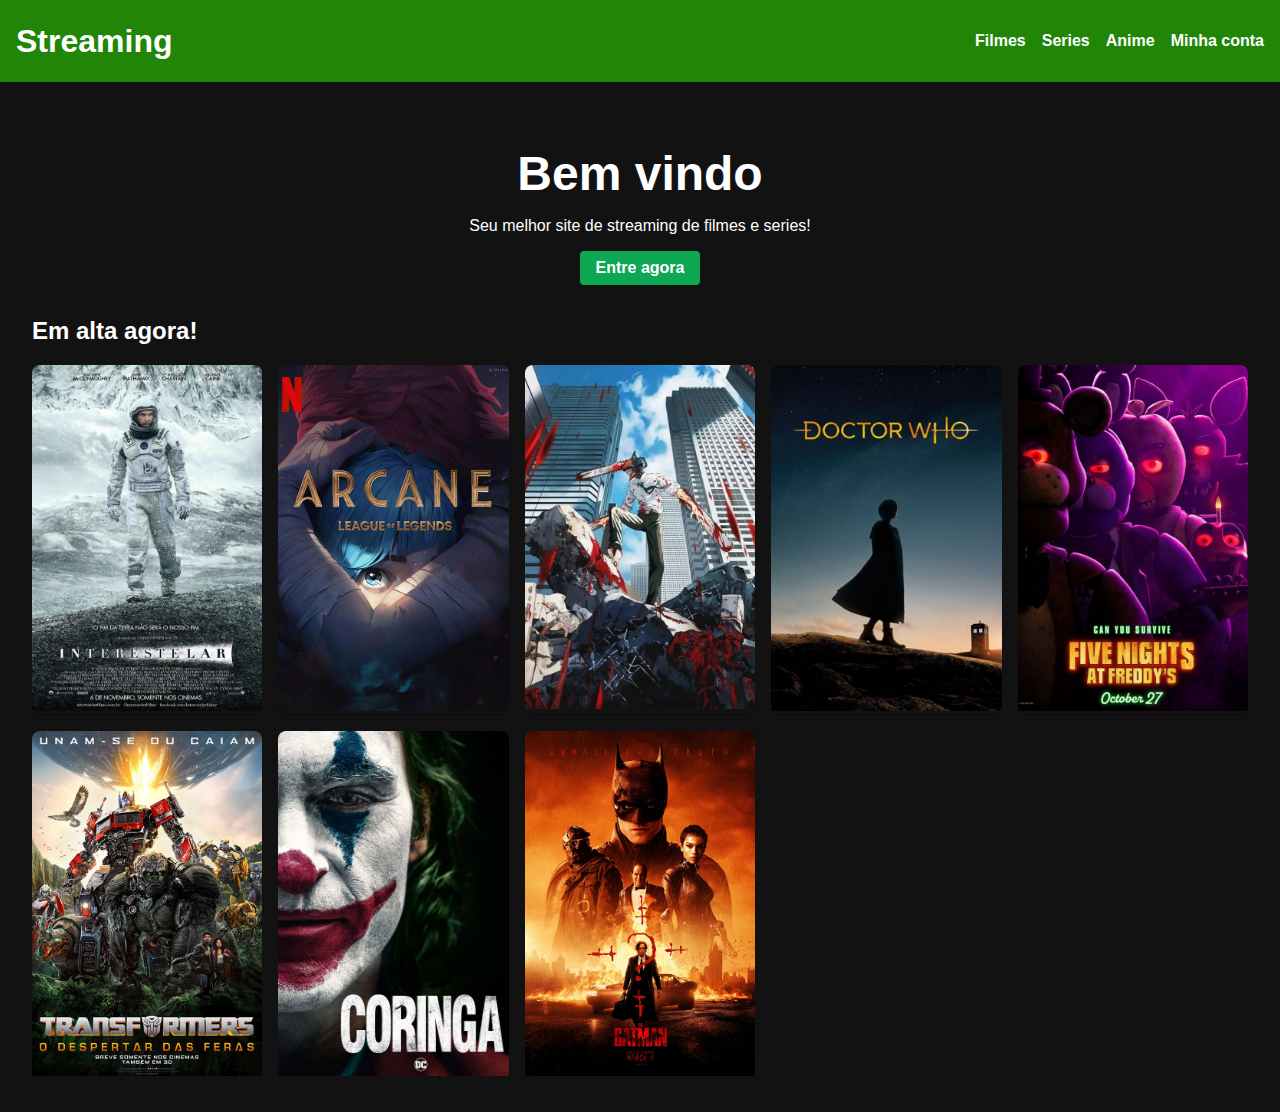
<file: index.html>
<!DOCTYPE html>
<html lang="PT-BR">
  <head>
    <meta charset="utf-8">
    <meta name="viewport" content="width=device-width, initial-scale=1">
    <title>Streaming</title>
    <link rel="stylesheet" href="colors.css">
  </head>

    <style>

    body {
      font-family: 'Roboto', sans-serif;
      background-color: var(--background-color);
      color: var(--text-color);
      margin: 0;
      padding: 0;
    }

    header {
      background-color: var(--primary-color);
      padding: 1rem;
      display: flex;
      justify-content: space-between;
      align-items: center;
    }

    .logo {
      font-size: 2rem;
      font-weight: bold;
    }

    nav ul {
      list-style-type: none;
      display: flex;
      gap: 1rem;
    }

    nav a {
      color: var(--text-color);
      text-decoration: none;
      font-weight: bold;
    }

    main {
      padding: 2rem;
    }

    .hero {
      text-align: center;
      margin-bottom: 2rem;
    }

    .hero h1 {
      font-size: 3rem;
      margin-bottom: 1rem;
    }

    .content-grid {
      display: grid;
      grid-template-columns: repeat(auto-fill, minmax(200px, 1fr));
      gap: 1rem;
    }

    .content-item {
      position: relative;
      overflow: hidden;
      border-radius: 8px;
      transition: transform 0.3s ease;
    }

    .content-item:hover {
      transform: scale(1.05);
    }

    .content-item img {
      width: 100%;
      height: auto;
    }

    .content-item .overlay {
      position: absolute;
      bottom: 0;
      left: 0;
      right: 0;
      background-color: rgba(0, 0, 0, 0.7);
      padding: 0.5rem;
      transform: translateY(100%);
      transition: transform 0.3s ease;
    }

    .content-item:hover .overlay {
      transform: translateY(0);
    }

    .cta-button {
      display: inline-block;
      background-color: var(--secondary-color);
      color: var(--text-color);
      padding: 0.5rem 1rem;
      border-radius: 4px;
      text-decoration: none;
      font-weight: bold;
      transition: background-color 0.3s ease;
    }

    .cta-button:hover {
      background-color: #06eb78;
    }

    @keyframes pulse {
      0% {
        transform: scale(1);
      }
      50% {
        transform: scale(1.05);
      }
      100% {
        transform: scale(1);
      }
    }

    .pulse {
      animation: pulse 2s infinite;
    }
    header a:hover{
      color: rgb(165, 165, 165);
      transition: color 0.5s ease;
    }
    </style>
  
<body>

  <header>
    <div class="logo">Streaming</div>
    <nav>
      <ul>
        <li><a href="#">Filmes</a></li>
        <li><a href="#">Series</a></li>
        <li><a href="#">Anime</a></li>
        <li><a href="#">Minha conta</a></li>
      </ul>
    </nav>
  </header>

  <main>
    <section class="hero">
      <h1>Bem vindo</h1>
      <p>Seu melhor site de streaming de filmes e series!</p>
      <a href="sigin.html" class="cta-button pulse">Entre agora</a>
    </section>

    <section>
      <h2>Em alta agora!</h2>
        <div class="content-grid">
          
          <div class="content-item">
            <img src="images/interestelar.jpg" width="200" height="300">
            <div class="overlay">
              <h3>Interestelar</h3>
              <p>Ação, Sci-Fi, Suspense</p>
            </div>
          </div>

          <div class="content-item">
            <img src="images/arcane.jpg" width="200" height="300">
            <div class="overlay">
              <h3>Arcane</h3>
              <p>Drama, Misterio, Sci-Fi, Cyberpunk</p>
            </div>
          </div>

          <div class="content-item">
            <img src="images/chainsawman.jpg" width="200" height="300">
            <div class="overlay">
              <h3>Chainsaw Man</h3>
              <p>Anime, Fantasia, Terror</p>
            </div>
          </div>

          <div class="content-item">
            <img src="images/doctorwho.jpg" width="200" height="300">
            <div class="overlay">
              <h3>Doctor Who</h3>
              <p>Sci-Fi, Aventura, Ação</p>
            </div>
          </div>

          <div class="content-item">
            <img src="images/fnaf.jpg" width="200" height="300">
            <div class="overlay">
              <h3>Five Nights At Freddys</h3>
              <p>Ação, Terror, Suspense</p>
            </div>
          </div>

          <div class="content-item">
            <img src="images/transformers.jpg" width="200" height="300">
            <div class="overlay">
              <h3>Transformers</h3>
              <p>Sci-Fi, Ação</p>
            </div>
          </div>

          <div class="content-item">
            <img src="images/joker.jpg" width="200" height="300">
            <div class="overlay">
              <h3>Coringa</h3>
              <p>Terror psicologico, suspense, drama</p>
            </div>
          </div>

          <div class="content-item">
            <img src="images/batman.jpg" width="200" height="300">
            <div class="overlay">
              <h3>Batman</h3>
              <p>Sci-Fi, Heroí, Sombrio</p>
            </div>
          </div>

        </div>

        
    </section>
  </main>


</body>
</html>
</file>
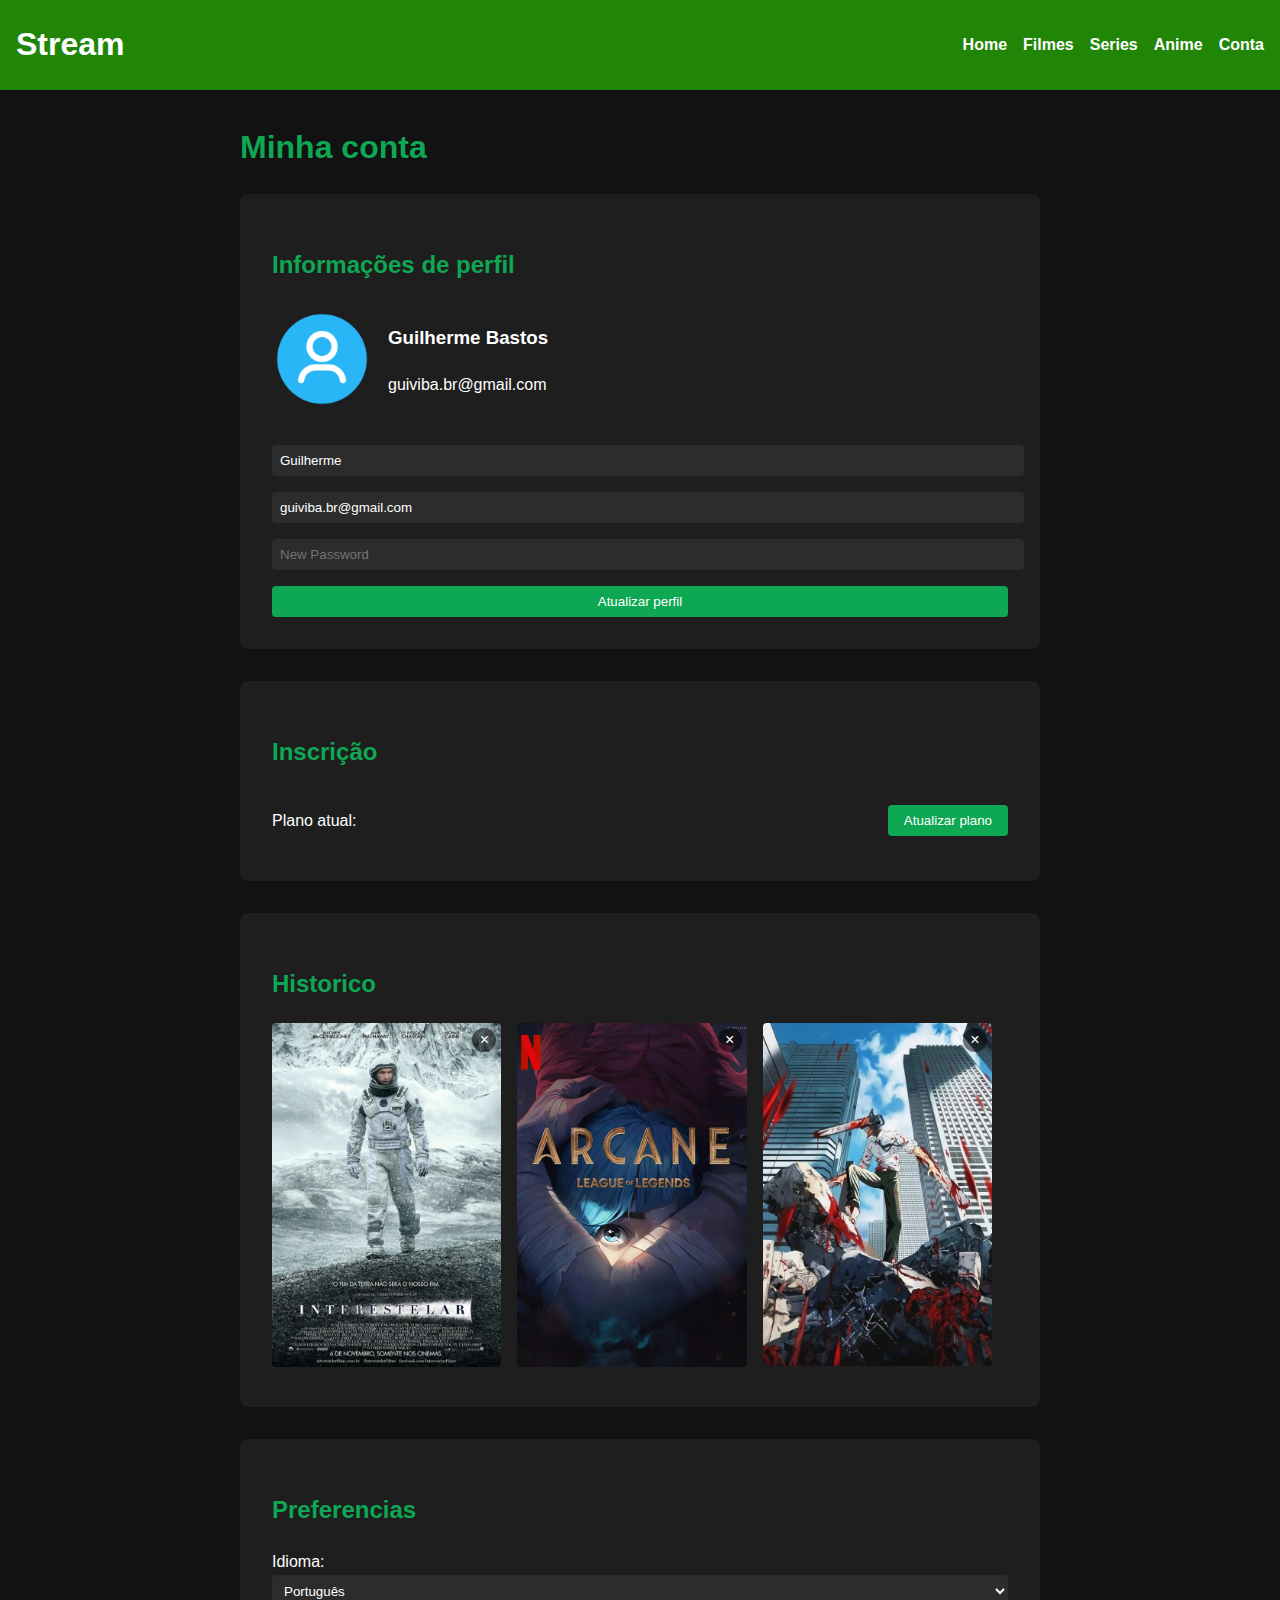
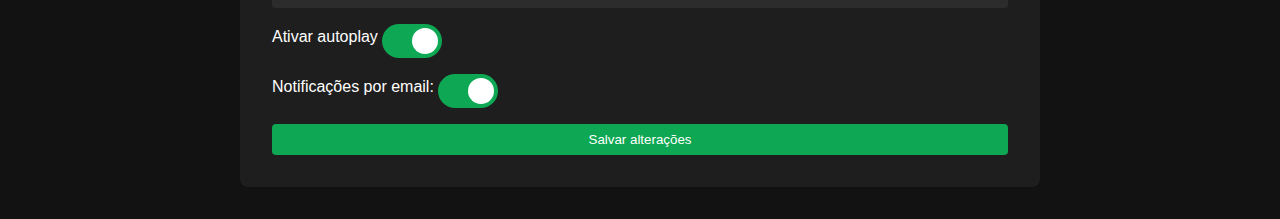
<file: account.html>
<!DOCTYPE html>
<html lang="PT-BR">
  <head>
    <meta charset="utf-8">
    <meta name="viewport" content="width=device-width, initial-scale=1">
    <title>Conta</title>
    <link rel="stylesheet" href="colors.css">
  </head>
<style>


  body {
    font-family: 'Roboto', sans-serif;
    background-color: var(--background-color);
    color: var(--text-color);
    margin: 0;
    padding: 0;
    line-height: 1.6;
  }

  header {
    background-color: var(--primary-color);
    padding: 1rem;
    display: flex;
    justify-content: space-between;
    align-items: center;
  }

  .logo {
    font-size: 2rem;
    font-weight: bold;
  }

  nav ul {
    list-style-type: none;
    display: flex;
    gap: 1rem;
  }

  nav a {
    color: var(--text-color);
    text-decoration: none;
    font-weight: bold;
  }

  main {
    max-width: 800px;
    margin: 2rem auto;
    padding: 0 1rem;
  }

  .account-section {
    background-color: var(--card-bg);
    border-radius: 8px;
    padding: 2rem;
    margin-bottom: 2rem;
  }

  h1, h2 {
    color: var(--secondary-color);
  }

  .profile-info {
    display: flex;
    align-items: center;
    margin-bottom: 2rem;
  }

  .profile-picture {
    width: 100px;
    height: 100px;
    border-radius: 50%;
    object-fit: cover;
    margin-right: 1rem;
  }

  .subscription-info {
    display: flex;
    justify-content: space-between;
    align-items: center;
  }

  .button {
    background-color: var(--secondary-color);
    color: var(--text-color);
    border: none;
    padding: 0.5rem 1rem;
    border-radius: 4px;
    cursor: pointer;
    transition: background-color 0.3s ease;
  }

  .button:hover {
    background-color: var(--button-hover);
  }

  .watchlist {
    display: flex;
    flex-wrap: wrap;
    gap: 1rem;
  }

  .watchlist-item {
    width: calc(33.333% - 1rem);
    position: relative;
  }

  .watchlist-item img {
    width: 100%;
    height: auto;
    border-radius: 4px;
  }

  .remove-button {
    position: absolute;
    top: 5px;
    right: 5px;
    background-color: rgba(0, 0, 0, 0.5);
    color: white;
    border: none;
    border-radius: 50%;
    width: 24px;
    height: 24px;
    font-size: 16px;
    cursor: pointer;
    display: flex;
    justify-content: center;
    align-items: center;
  }

  form {
    display: grid;
    gap: 1rem;
  }

  input, select {
    width: 100%;
    padding: 0.5rem;
    border: none;
    border-radius: 4px;
    background-color: var(--input-bg);
    color: var(--input-text);
  }

  .toggle-switch {
    position: relative;
    display: inline-block;
    width: 60px;
    height: 34px;
  }

  .toggle-switch input {
    opacity: 0;
    width: 0;
    height: 0;
  }

  .slider {
    position: absolute;
    cursor: pointer;
    top: 0;
    left: 0;
    right: 0;
    bottom: 0;
    background-color: #ccc;
    transition: .4s;
    border-radius: 34px;
  }

  .slider:before {
    position: absolute;
    content: "";
    height: 26px;
    width: 26px;
    left: 4px;
    bottom: 4px;
    background-color: white;
    transition: .4s;
    border-radius: 50%;
  }

  input:checked + .slider {
    background-color: var(--secondary-color);
  }

  input:checked + .slider:before {
    transform: translateX(26px);
  }
</style>

<body>
  <header>
    <div class="logo">Stream</div>
    <nav>
      <ul>
        <li><a href="home.html">Home</a></li>
        <li><a href="movies.html">Filmes</a></li>
        <li><a id="serie" href="#">Series</a></li>
        <li><a id="anime" href="#">Anime</a></li>
        <li><a href="#">Conta</a></li>
      </ul>
    </nav>
  </header>

  <main>
    <h1>Minha conta</h1>

    <section class="account-section">
      <h2>Informações de perfil</h2>
      <div class="profile-info">
        <img src="images/account.png" alt="User profile picture showing a smiling person" class="profile-picture" width="100" height="100">
        <div>
          <h3>Guilherme Bastos</h3>
          <p>guiviba.br@gmail.com</p>
        </div>
      </div>
      <form id="profile-form">
        <input type="text" name="name" placeholder="Name" value="Guilherme">
        <input type="email" name="email" placeholder="Email" value="guiviba.br@gmail.com">
        <input type="password" name="password" placeholder="New Password">
        <button type="submit" class="button">Atualizar perfil</button>
      </form>
    </section>

    <section class="account-section">
      <h2>Inscrição</h2>
      <div class="subscription-info">
        <p>Plano atual: </p>
        <button class="button">Atualizar plano</button>
      </div>
    </section>

    <section class="account-section">
      <h2>Historico</h2>
      <div class="watchlist">
        <div class="watchlist-item">
          <img src="images/interestelar.jpg"  width="200" height="300">
          <button class="remove-button">×</button>
        </div>
        <div class="watchlist-item">
          <img src="images/arcane.jpg" width="200" height="300">
          <button class="remove-button">×</button>
        </div>
        <div class="watchlist-item">
          <img src="images/chainsawman.jpg" width="200" height="300">
          <button class="remove-button">×</button>
        </div>
      </div>
    </section>

    <section class="account-section">
      <h2>Preferencias</h2>
      <form id="preferences-form">
        <div>
          <label for="language">Idioma:</label>
          <select id="language" name="language">
            <option value="pt">Português</option>
            <option value="en">English</option>
            <option value="es">Español</option>
            <option value="fr">Français</option>
            <option value="de">Deutsch</option>
          </select>
        </div>
        <div>
          <label for="autoplay">Ativar autoplay</label>
          <label class="toggle-switch">
            <input type="checkbox" id="autoplay" name="autoplay" checked>
            <span class="slider"></span>
          </label>
        </div>
        <div>
          <label for="notifications">Notificações por email:</label>
          <label class="toggle-switch">
            <input type="checkbox" id="notifications" name="notifications" checked>
            <span class="slider"></span>
          </label>
        </div>
        <button type="submit" class="button">Salvar alterações</button>
      </form>
    </section>
  </main>

  <script>


    document.getElementById('serie').addEventListener('click', function(event) {
    event.preventDefault();
    alert("A página está desativada");
    });

    document.getElementById('anime').addEventListener('click', function(event) {
    event.preventDefault(); 
    alert("Esta página não está completa");
    });
  </script>
</body>
</html>
</file>
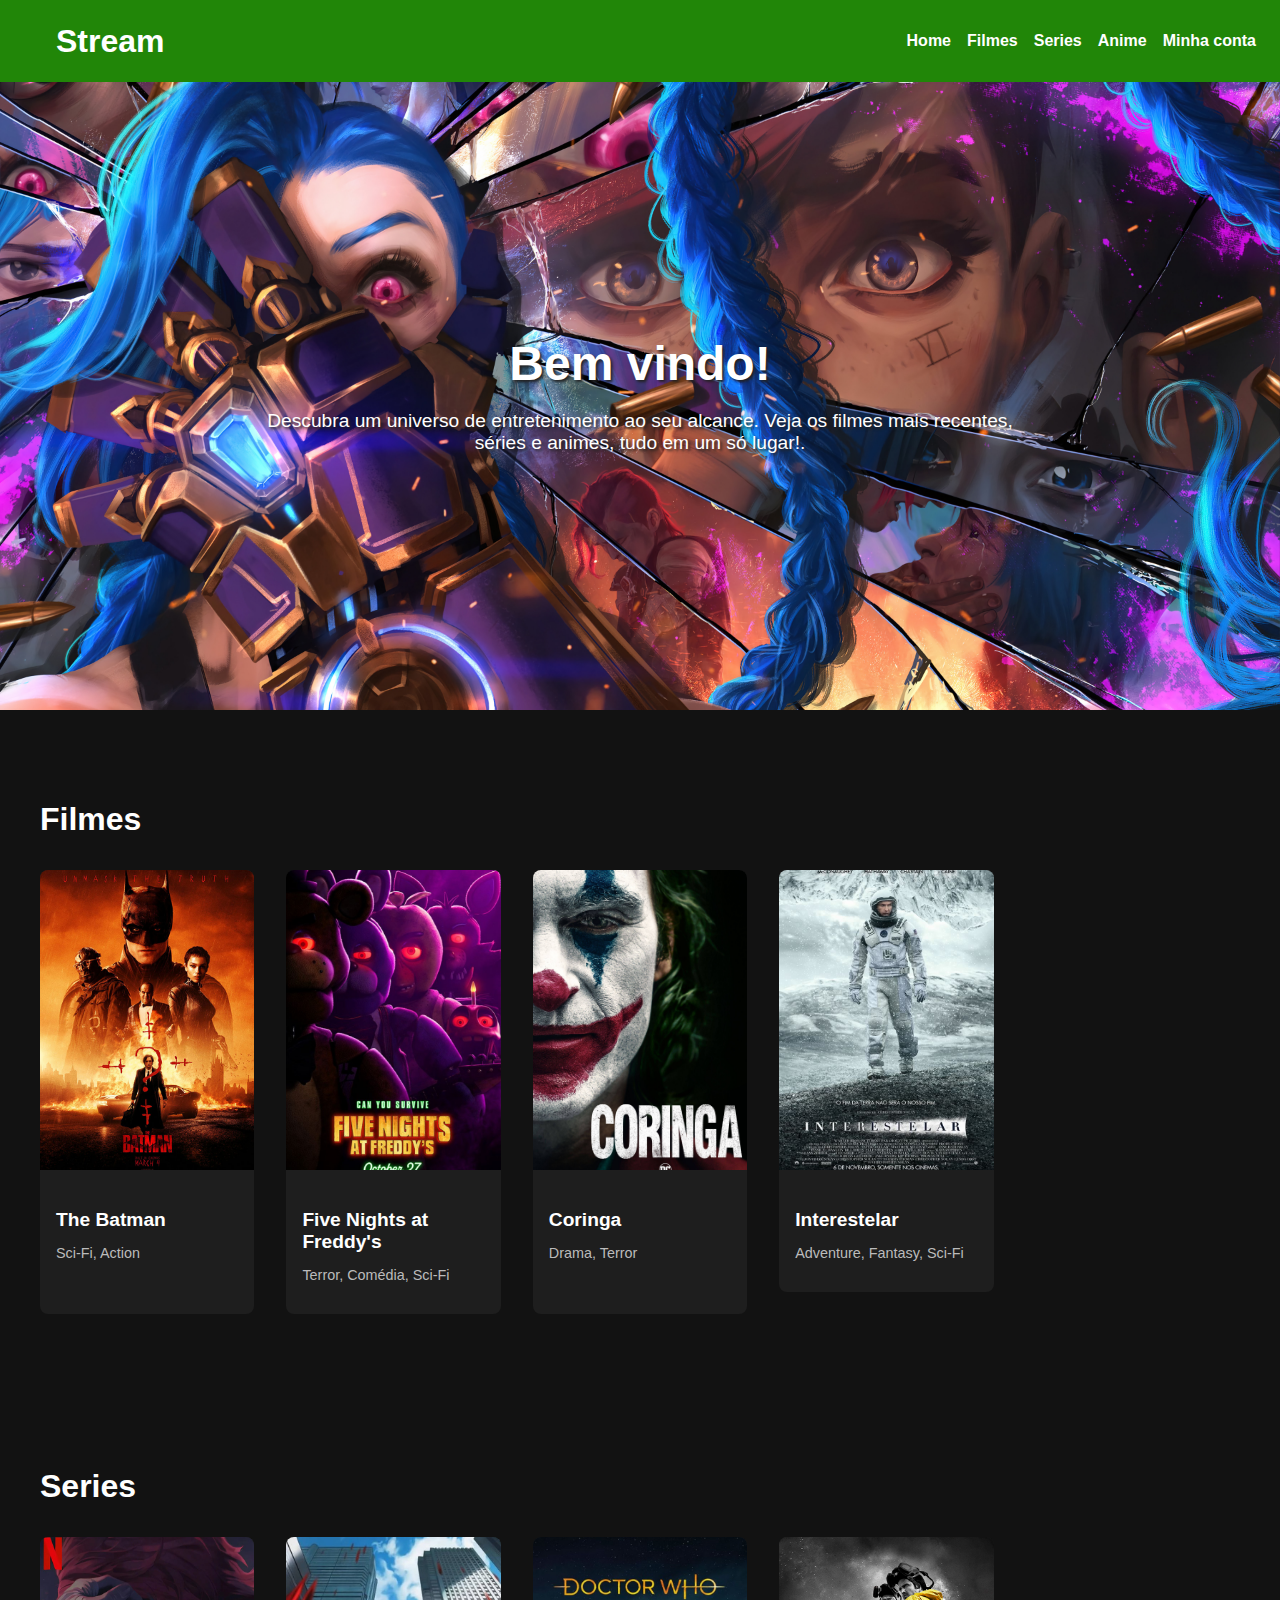
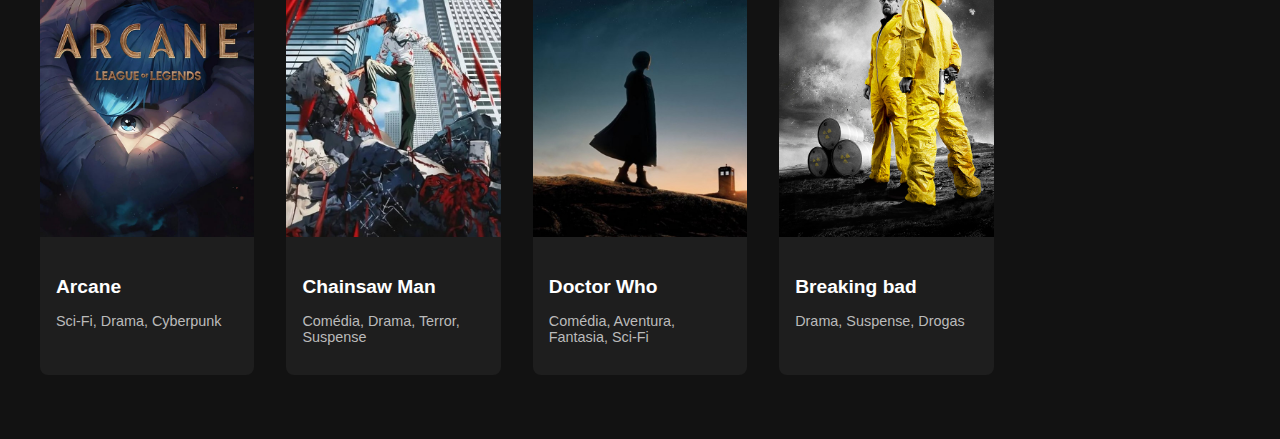
<file: home.html>
<!DOCTYPE html>
<html lang="PT-BR">
<head>
  <meta charset="UTF-8">
  <meta name="viewport" content="width=device-width, initial-scale=1.0">
  <title>Streaming</title>
  <link rel="stylesheet" href="colors.css">
</head>

<style>
  
  body {
    font-family: 'Roboto', sans-serif;
    background-color: var(--background-color);
    color: var(--text-color);
    margin: 0;
    padding: 0;
  }

  header {
    background-color: var(--primary-color);
    padding: 1rem;
    position: fixed;
    width: 100%;
    z-index: 1000;
  }

  .header-content {
    display: flex;
    justify-content: space-between;
    align-items: center;
    max-width: 1200px;
    margin: 0 auto;
  }

  .logo {
    font-size: 2rem;
    font-weight: bold;
  }

  nav ul {
    list-style-type: none;
    display: flex;
    gap: 1rem;
  }

  nav a {
    color: var(--text-color);
    text-decoration: none;
    font-weight: bold;
  }

  main {
    padding-top: 80px;
  }

  .hero {
    transition: background-image 0.5s ease-in-out;
    background-size: cover;
    background-position: center;
    height: 70vh;
    display: flex;
    align-items: center;
    justify-content: center;
    text-align: center;
  }  

  .hero-content {
    max-width: 800px;
    text-shadow: 2px 2px 3px rgb(34, 33, 33);
    
  }

  h1 {
    font-size: 3rem;
    margin-bottom: 1rem;
  }

  .hero p {
    font-size: 1.2rem;
    margin-bottom: 2rem;
  }

  .featured-section {
    padding: 4rem 2rem;
    max-width: 1200px;
    margin: 0 auto;
  }

  .section-title {
    font-size: 2rem;
    margin-bottom: 2rem;
  }

  .content-grid {
    display: grid;
    grid-template-columns: repeat(auto-fill, minmax(200px, 1fr));
    gap: 2rem;
  }

  .content-card {
    background-color: var(--card-background);
    border-radius: 8px;
    overflow: hidden;
    transition: transform 0.3s ease;
  }

  .content-card:hover {
    transform: scale(1.05);
  }

  .content-card img {
    width: 100%;
    height: 300px;
    object-fit: cover;
  }

  .content-info {
    padding: 1rem;
  }

  .content-title {
    font-size: 1.2rem;
    margin-bottom: 0.5rem;
  }

  .content-genre {
    font-size: 0.9rem;
    color: #bbb;
  }

  
</style>



<body>
  <header>
    <div class="header-content">
      <div class="logo">Stream</div>
      <nav>
        <ul>
          <li><a href="home.html">Home</a></li>
          <li><a href="movies.html">Filmes</a></li>
          <li><a href="#" id="serie">Series</a></li>
          <li><a href="#" id="anime">Anime</a></li>
          <li><a href="account.html">Minha conta</a></li>
        </ul>
      </nav>
    </div>
  </header>

  <main>
    <section class="hero">
      <div class="hero-content">
        <h1>Bem vindo!</h1>
        <p>Descubra um universo de entretenimento ao seu alcance. Veja os filmes mais recentes, séries e animes, tudo em um só lugar!.</p>
      </div>
    </section>

    <section class="featured-section">
      <h2 class="section-title">Filmes</h2>
      <div class="content-grid">
        <div class="content-card">
          <img src="images/batman.jpg"  width="200" height="300">
          <div class="content-info">
            <h3 class="content-title">The Batman</h3>
            <p class="content-genre">Sci-Fi, Action</p>
          </div>
        </div>
        <div class="content-card">
          <img src="images/fnaf.jpg" width="200" height="300">
          <div class="content-info">
            <h3 class="content-title">Five Nights at Freddy's</h3>
            <p class="content-genre">Terror, Comédia, Sci-Fi</p>
          </div>
        </div>
        <div class="content-card">
          <img src="images/joker.jpg" width="200" height="300">
          <div class="content-info">
            <h3 class="content-title">Coringa</h3>
            <p class="content-genre">Drama, Terror</p>
          </div>
        </div>
        <a href="view.html" style="color: white; text-decoration: none;" >
        <div class="content-card">
          <img src="images/interestelar.jpg" width="200" height="300">
          <div class="content-info">
            <h3 class="content-title">Interestelar</h3>
            <p class="content-genre">Adventure, Fantasy, Sci-Fi</p>
          </div>
        </div>
        </a>
      </div>
    </section>

    <section class="featured-section">
      <h2 class="section-title">Series</h2>
      <div class="content-grid">
        <div class="content-card">
          <img src="images/arcane.jpg"  width="200" height="300">
          <div class="content-info">
            <h3 class="content-title">Arcane</h3>
            <p class="content-genre">Sci-Fi, Drama, Cyberpunk</p>
          </div>
        </div>
        <div class="content-card">
          <img src="images/chainsawman.jpg" width="200" height="300">
          <div class="content-info">
            <h3 class="content-title">Chainsaw Man</h3>
            <p class="content-genre">Comédia, Drama, Terror, Suspense</p>
          </div>
        </div>
        <div class="content-card">
          <img src="images/doctorwho.jpg" width="200" height="300">
          <div class="content-info">
            <h3 class="content-title">Doctor Who</h3>
            <p class="content-genre">Comédia, Aventura, Fantasia, Sci-Fi</p>
          </div>
        </div>
        <div class="content-card">
          <img src="images/breakingbad.jpg" width="200" height="300">
          <div class="content-info">
            <h3 class="content-title">Breaking bad</h3>
            <p class="content-genre">Drama, Suspense, Drogas</p>
          </div>
        </div>
      </div>
    </section>
  </main>


  <script>

    const hero = document.querySelector('.hero');
    const images = [
      'images/imagem1.jpg',
      'images/imagem2.jpg',
      'images/imagem3.jpg',
      'images/imagem4.jpg'
    ];

  let currentIndex = 0;

  function changeBackground() {
    hero.style.backgroundImage = `url(${images[currentIndex]})`;
    currentIndex = (currentIndex + 1) % images.length;
    hero.style.opacity = '0,2';
  }


    changeBackground();

    setInterval(changeBackground, 5000);


    document.getElementById('serie').addEventListener('click', function(event) {
    event.preventDefault(); 
    alert("A página está desativada, mas o filme Interestelar está ativo");
    });

    document.getElementById('anime').addEventListener('click', function(event) {
    event.preventDefault(); 
    alert("Esta página não está completa, mas o filme Interestelar está ativo");
    });


    </script>
  </body>
</html>
</file>
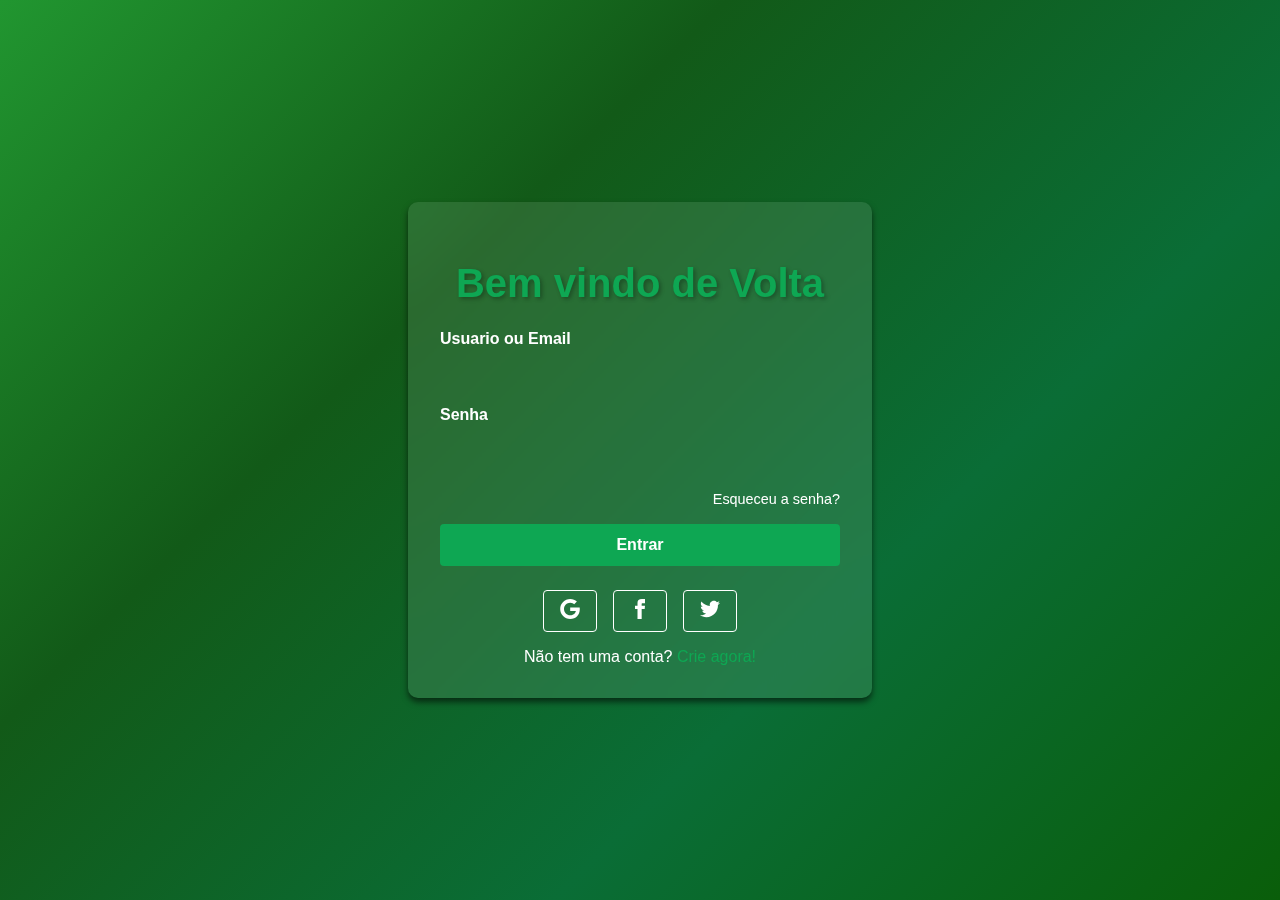
<file: login.html>
<!DOCTYPE html>
<html lang="PT-BR"> 
  <head>
    <meta charset="utf-8">
    <meta name="viewport" content="width=device-width, initial-scale=1">
    <title>Log In</title>
  </head>

  <style>
    :root {
      --primary-color: #218608;
      --secondary-color: #0ea753;
      --background-color: #121212;
      --text-color: #ffffff;
      --card-background: #1e1e1e;
      --error-color: #df1d1d;
      --success-color: #4ecdc4;
    }

    body {
      font-family: 'Roboto', sans-serif;
      background-color: var(--background-color);
      color: var(--text-color);
      margin: 0;
      padding: 0;
      display: flex;
      justify-content: center;
      align-items: center;
      min-height: 100vh;
      background: linear-gradient(-45deg, #0a5e0a, #0a6d36, #125a18, #219630);
    }

    .login-container {
      background-color: rgba(255, 255, 255, 0.1);
      padding: 2rem;
      border-radius: 10px;
      box-shadow: 0 4px 6px rgba(0, 0, 0, 0.582);
      width: 100%;
      max-width: 400px;
      backdrop-filter: blur(10px);
    }

    h1 {
      text-align: center;
      color: var(--secondary-color);
      margin-bottom: 1.5rem;
      font-size: 2.5rem;
      text-shadow: 2px 2px 4px rgba(0, 0, 0, 0.3);
    }

    form {
      display: flex;
      flex-direction: column;
      gap: 1rem;
    }

    label {
      font-weight: bold;
    }

    input {
      width: 100%;
      padding: 0.75rem;
      border: none;
      border-radius: 4px;
      background-color: var(--input-bg-color);
      color: var(--text-color);
      font-size: 1rem;
    }

    button {
      background-color: var(--secondary-color);
      color: var(--text-color);
      border: none;
      padding: 0.75rem;
      border-radius: 4px;
      font-weight: bold;
      cursor: pointer;
      transition: background-color 0.3s ease, transform 0.1s ease;
      font-size: 1rem;
    }

    button:hover {
      background-color: #ff6090;
    }

    button:active {
      transform: scale(0.98);
    }

    .error {
      color: var(--error-color);
      font-size: 0.9rem;
      text-align: center;
      margin-top: 1rem;
    }

    .success {
      color: var(--success-color);
      font-size: 0.9rem;
      text-align: center;
      margin-top: 1rem;
    }

    .signup-link {
      text-align: center;
      margin-top: 1rem;
    }

    .signup-link a {
      color: var(--secondary-color);
      text-decoration: none;
    }

    .signup-link a:hover {
      text-decoration: underline;
    }

    .forgot-password {
      text-align: right;
      margin-top: 0.5rem;
    }

    .forgot-password a {
      color: var(--text-color);
      text-decoration: none;
      font-size: 0.9rem;
    }

    .forgot-password a:hover {
      text-decoration: underline;
    }

    .social-login {
      margin-top: 1.5rem;
      display: flex;
      justify-content: center;
      gap: 1rem;
    }

    .social-login button {
      background-color: transparent;
      border: 1px solid var(--text-color);
      padding: 0.5rem 1rem;
      border-radius: 4px;
      cursor: pointer;
      transition: background-color 0.3s ease;
    }

    .social-login button:hover {
      background-color: rgba(255, 255, 255, 0.1);
    }
  </style>
  
<body>
  <div class="login-container">
    <h1>Bem vindo de Volta</h1>
    <form id="login-form">
      <div>
        <label for="username">Usuario ou Email</label>
        <input type="text" id="username" name="username" required>
      </div>
      <div>
        <label for="password">Senha</label>
        <input type="password" id="password" name="password" required>
      </div>
      <div class="forgot-password">
        <a href="">Esqueceu a senha?</a>
      </div>
      <button type="submit">Entrar</button>
    </form>
    <div id="message"></div>
    <div class="social-login">
      <button onclick="socialLogin('google')">
        <svg xmlns="http://www.w3.org/2000/svg" width="20" height="20" viewBox="0 0 24 24" fill="#ffffff"><path d="M12.24 10.285V14.4h6.806c-.275 1.765-2.056 5.174-6.806 5.174-4.095 0-7.439-3.389-7.439-7.574s3.345-7.574 7.439-7.574c2.33 0 3.891.989 4.785 1.849l3.254-3.138C18.189 1.186 15.479 0 12.24 0c-6.635 0-12 5.365-12 12s5.365 12 12 12c6.926 0 11.52-4.869 11.52-11.726 0-.788-.085-1.39-.189-1.989H12.24z"/></svg>
      </button>
      <button onclick="socialLogin('facebook')">
        <svg xmlns="http://www.w3.org/2000/svg" width="20" height="20" viewBox="0 0 24 24" fill="#ffffff"><path d="M9 8h-3v4h3v12h5v-12h3.642l.358-4h-4v-1.667c0-.955.192-1.333 1.115-1.333h2.885v-5h-3.808c-3.596 0-5.192 1.583-5.192 4.615v3.385z"/></svg>
      </button>
      <button onclick="socialLogin('twitter')">
        <svg xmlns="http://www.w3.org/2000/svg" width="20" height="20" viewBox="0 0 24 24" fill="#ffffff"><path d="M24 4.557c-.883.392-1.832.656-2.828.775 1.017-.609 1.798-1.574 2.165-2.724-.951.564-2.005.974-3.127 1.195-.897-.957-2.178-1.555-3.594-1.555-3.179 0-5.515 2.966-4.797 6.045-4.091-.205-7.719-2.165-10.148-5.144-1.29 2.213-.669 5.108 1.523 6.574-.806-.026-1.566-.247-2.229-.616-.054 2.281 1.581 4.415 3.949 4.89-.693.188-1.452.232-2.224.084.626 1.956 2.444 3.379 4.6 3.419-2.07 1.623-4.678 2.348-7.29 2.04 2.179 1.397 4.768 2.212 7.548 2.212 9.142 0 14.307-7.721 13.995-14.646.962-.695 1.797-1.562 2.457-2.549z"/></svg>
      </button>
    </div>
    <div class="signup-link">
      Não tem uma conta? <a href="sigin.html">Crie agora!</a>
    </div>
  </div>

  <script>
    const form = document.getElementById('login-form');
    const message = document.getElementById('message');

    form.addEventListener('submit', (e) => {
      e.preventDefault();
      const username = document.getElementById('username').value;
      const password = document.getElementById('password').value;


      setTimeout(() => {
        console.log('Login data:', { username, password });
        
        showMessage('Login feito com sucesso, redirecionando...', 'Completo!');
        setTimeout(() => {
          window.location.href = 'home.html';
        }, 2000);
      }, 1000);
    });

    function showMessage(text, type) {
      message.textContent = text;
      message.className = type;
    }

    function socialLogin(platform) {
      console.log(`Initiating ${platform} login`);
      showMessage(`${platform} Login iniciado. Redirecionando...`, 'success');
      setTimeout(() => {
        window.location.href = 'home.html';
      }, 2000);
    }
  </script>

  </body>
</html>
</file>
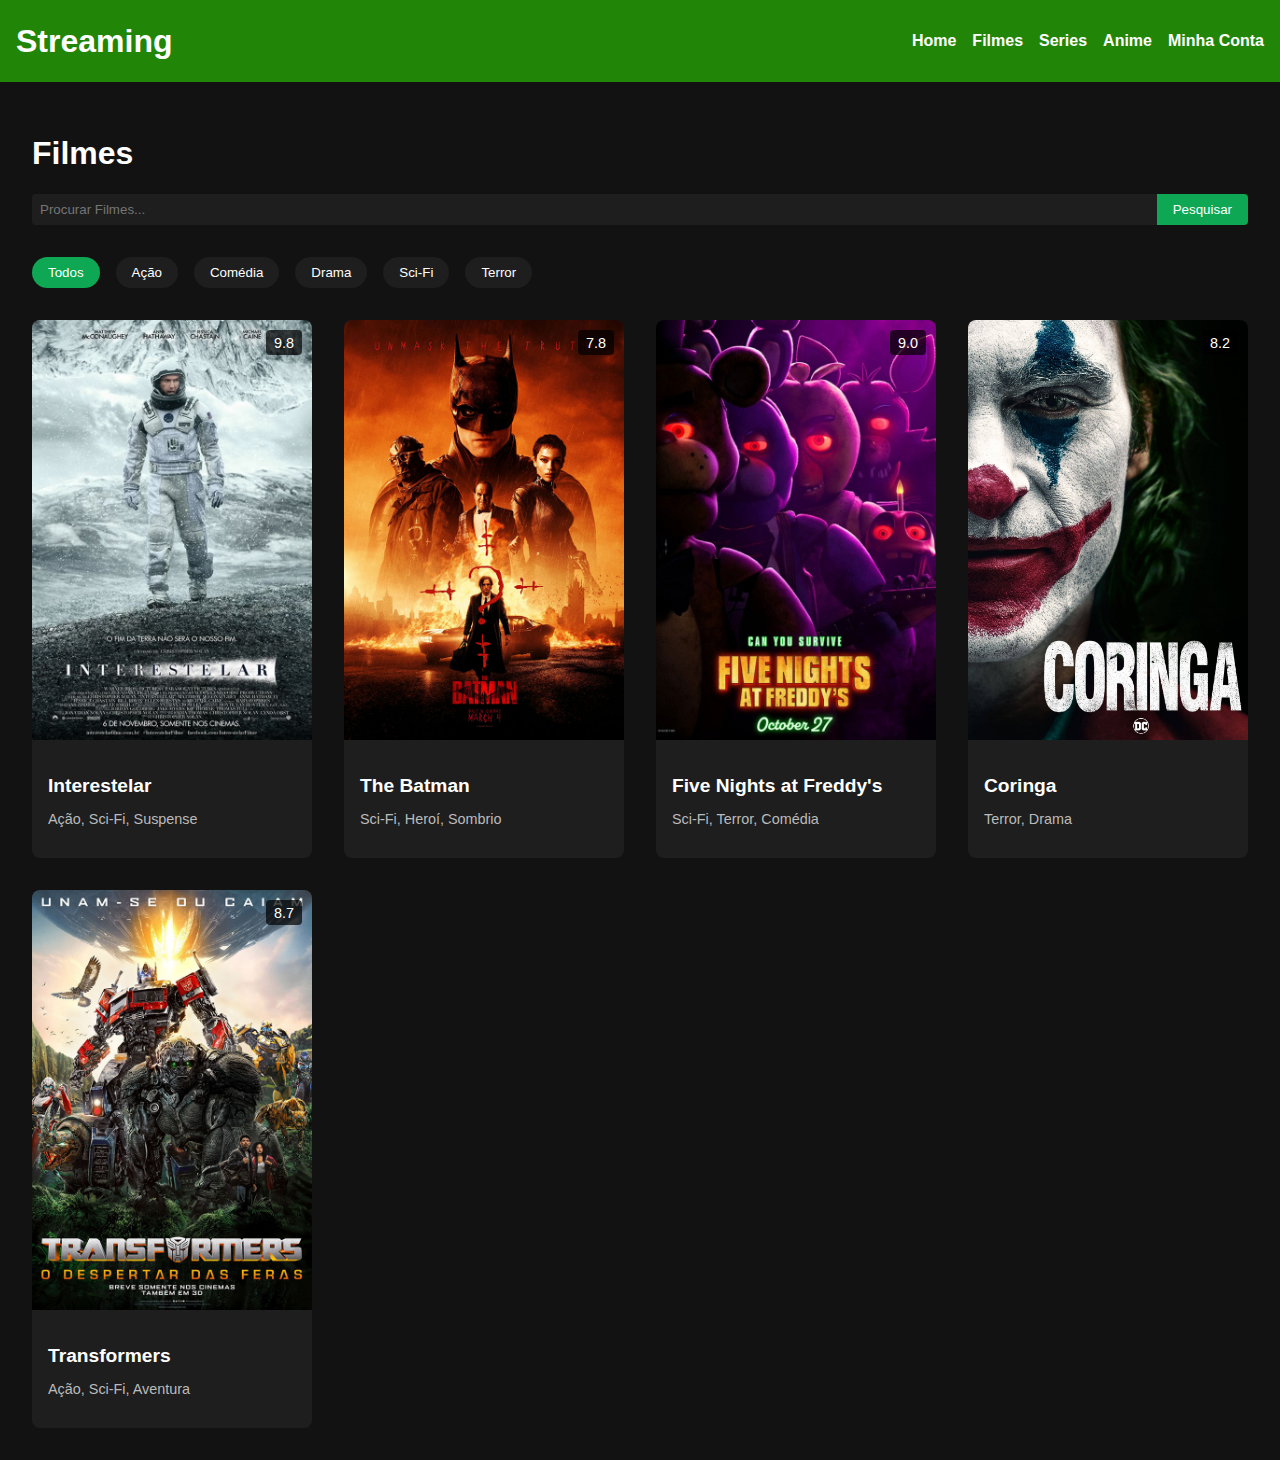
<file: movies.html>
<html>
  <head>
    <meta charset="utf-8">
    <meta name="viewport" content="width=device-width, initial-scale=1">
    <title>Filmes</title>
    <link rel="stylesheet" href="colors.css">
    <style>

    body {
        font-family: 'Roboto', sans-serif;
        background-color: var(--background-color);
        color: var(--text-color);
        margin: 0;
        padding: 0;
    }

    header {
        background-color: var(--primary-color);
        padding: 1rem;
        display: flex;
        justify-content: space-between;
        align-items: center;
    }

    .logo {
        font-size: 2rem;
        font-weight: bold;
    }

    nav ul {
        list-style-type: none;
        display: flex;
        gap: 1rem;
    }

    nav a {
        color: var(--text-color);
        text-decoration: none;
        font-weight: bold;
    }

    main {
        padding: 2rem;
    }

    .movie-grid {
        display: grid;
        grid-template-columns: repeat(auto-fill, minmax(250px, 1fr));
        gap: 2rem;
    }

    .movie-card {
        background-color: var(--card-background);
        border-radius: 8px;
        overflow: hidden;
        transition: transform 0.3s ease;
    }

    .movie-card:hover {
        transform: translateY(-5px);
    }

    .movie-poster {
        position: relative;
        overflow: hidden;
    }

    .movie-poster img {
        width: 100%;
        height: auto;
        transition: transform 0.3s ease;
    }

    .movie-card:hover .movie-poster img {
        transform: scale(1.05);
    }

    .movie-info {
        padding: 1rem;
    }

    .movie-title {
        font-size: 1.2rem;
        margin-bottom: 0.5rem;
    }

    .movie-genre {
        font-size: 0.9rem;
        color: #bbb;
    }

    .movie-rating {
        position: absolute;
        top: 10px;
        right: 10px;
        background-color: rgba(0, 0, 0, 0.7);
        color: #fff;
        padding: 0.3rem 0.5rem;
        border-radius: 4px;
        font-size: 0.9rem;
    }

    .filters {
        margin-bottom: 2rem;
        display: flex;
        gap: 1rem;
        flex-wrap: wrap;
    }

    .filter-button {
        background-color: var(--card-background);
        color: var(--text-color);
        border: none;
        padding: 0.5rem 1rem;
        border-radius: 20px;
        cursor: pointer;
        transition: background-color 0.3s ease;
    }

    .filter-button:hover, .filter-button.active {
        background-color: var(--secondary-color);
    }

    .search-bar {
        display: flex;
        margin-bottom: 2rem;
    }

    .search-bar input {
        flex-grow: 1;
        padding: 0.5rem;
        border: none;
        border-radius: 4px 0 0 4px;
        background-color: var(--card-background);
        color: var(--text-color);
    }

    .search-bar button {
        background-color: var(--secondary-color);
        color: var(--text-color);
        border: none;
        padding: 0.5rem 1rem;
        border-radius: 0 4px 4px 0;
        cursor: pointer;
    }

    .movie-card.hidden {
        display: none;  
    }

    </style>
  </head>
  <body>
    <header>
      <div class="logo"><a href="index.html" style="text-decoration: none; color: white;">Streaming</a></div>
      <nav>
        <ul>
          <li><a href="home.html">Home</a></li>
          <li><a href="movies.html">Filmes</a></li>
          <li><a href="#" id="serie">Series</a></li>
          <li><a href="#" id="anime">Anime</a></li>
          <li><a href="account.html">Minha Conta</a></li>
        </ul>
      </nav>
    </header>

    <main>
      <h1>Filmes</h1>

      
      <div class="search-bar">
        <input type="text" placeholder="Procurar Filmes..." id="searchInput">
        <button onclick="filterMovies()">Pesquisar</button>
      </div>

     
      <div class="filters">
        <button class="filter-button active" onclick="filterByGenre('all')">Todos</button>
        <button class="filter-button" onclick="filterByGenre('acao')">Ação</button>
        <button class="filter-button" onclick="filterByGenre('comedia')">Comédia</button>
        <button class="filter-button" onclick="filterByGenre('drama')">Drama</button>
        <button class="filter-button" onclick="filterByGenre('sci-fi')">Sci-Fi</button>
        <button class="filter-button" onclick="filterByGenre('terror')">Terror</button>
      </div>

      
      <div class="movie-grid">
        <!-- Cada filme recebe classes correspondentes ao gênero -->
         <a href="view.html" style="color: white; text-decoration: none;">
        <div class="movie-card acao sci-fi drama">
          <div class="movie-poster">
            <img src="images/interestelar.jpg" alt="Interestelar movie poster" width="250" height="375">
            <div class="movie-rating">9.8</div>
          </div>
          <div class="movie-info">
            <h3 class="movie-title">Interestelar</h3>
            <p class="movie-genre">Ação, Sci-Fi, Suspense</p>
          </div>
        </div>
      </a>

      <a href="#" style="color: white; text-decoration: none;" >
        <div class="movie-card sci-fi terror drama" >
          <div class="movie-poster">
            <img src="images/batman.jpg" alt="The Batman movie poster" width="250" height="375">
            <div class="movie-rating">7.8</div>
          </div>
          <div class="movie-info">
            <h3 class="movie-title">The Batman</h3>
            <p class="movie-genre">Sci-Fi, Heroí, Sombrio</p>
          </div>
        </div>
      </a>

      <a href="#" style="color: white; text-decoration: none;" >
        <div class="movie-card sci-fi comedia terror">
          <div class="movie-poster">
            <img src="images/fnaf.jpg" width="250" height="375">
            <div class="movie-rating">9.0</div>
          </div>
          <div class="movie-info">
            <h3 class="movie-title">Five Nights at Freddy's</h3>
            <p class="movie-genre">Sci-Fi, Terror, Comédia</p>
          </div>
        </div>
      </a>

      <a href="#" style="color: white; text-decoration: none;" >
        <div class="movie-card terror drama">
          <div class="movie-poster">
            <img src="images/joker.jpg" alt="Joker movie poster" width="250" height="375">
            <div class="movie-rating">8.2</div>
          </div>
          <div class="movie-info">
            <h3 class="movie-title">Coringa</h3>
            <p class="movie-genre">Terror, Drama</p>
          </div>
        </div>
      </a>  

      <a href="#" style="color: white; text-decoration: none;" >
        <div class="movie-card acao sci-fi comedia">
          <div class="movie-poster">
            <img src="images/transformers.jpg" alt="Transformers movie poster" width="250" height="375">
            <div class="movie-rating">8.7</div>
          </div>
          <div class="movie-info">
            <h3 class="movie-title">Transformers</h3>
            <p class="movie-genre">Ação, Sci-Fi, Aventura</p>
          </div>
        </div>
      </a>
      </div>
    </main>

    <script>
      
      function filterByGenre(genre) {
        const movieCards = document.querySelectorAll('.movie-card');
        
        movieCards.forEach(card => {
          
          if (genre === 'all') {
            card.classList.remove('hidden');
          } else {
            
            if (card.classList.contains(genre)) {
              card.classList.remove('hidden');
            } else {
              card.classList.add('hidden');
            }
          }
        });

        const filterButtons = document.querySelectorAll('.filter-button');
        filterButtons.forEach(button => button.classList.remove('active'));
        event.target.classList.add('active');
      }

      function filterMovies() {
        const searchInput = document.getElementById('searchInput').value.toLowerCase();
        const movieCards = document.querySelectorAll('.movie-card');
        
        movieCards.forEach(card => {
          const movieTitle = card.querySelector('.movie-title').innerText.toLowerCase();
          if (movieTitle.includes(searchInput)) {
            card.classList.remove('hidden');
          } else {
            card.classList.add('hidden');
          }
        });
      }

      document.getElementById('serie').addEventListener('click', function(event) {
        event.preventDefault(); 
        alert("A página está desativada, mas o filme Interestelar está ativo");
      });

      document.getElementById('anime').addEventListener('click', function(event) {
        event.preventDefault();
        alert("Esta página não está completa, mas o filme Interestelar está ativo");
      });
    </script>
  </body>
</html>
</file>
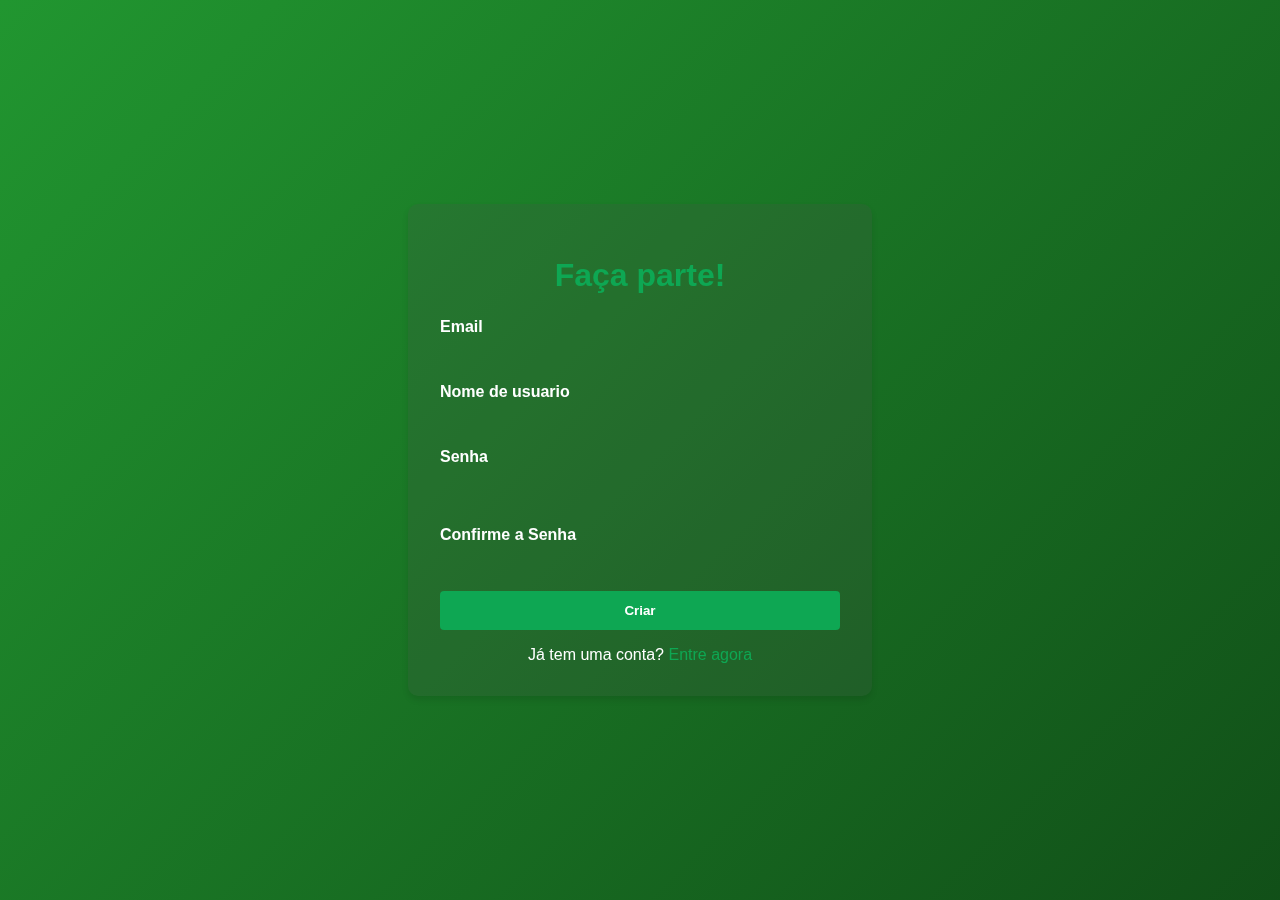
<file: sigin.html>
<!DOCTYPE html>
<html lang="PT-BR">
  <head>
    <meta charset="utf-8">
    <meta name="viewport" content="width=device-width, initial-scale=1">
    <title>Sign Up </title>
  </head>

  <style>
      :root {
        --primary-color: #218608;
        --secondary-color: #0ea753;
        --background-color: #121212;
        --text-color: #ffffff;
        --card-background: #1e1e1e;
      }

      body {
        font-family: 'Roboto', sans-serif;
        background-color: var(--background-color);
        color: var(--text-color);
        margin: 0;
        padding: 0;
        display: flex;
        justify-content: center;
        align-items: center;
        min-height: 100vh;
      }

      .signup-container {
        background-color: rgba(78, 78, 78, 0.192);
        border-radius: 10px;
        padding: 2rem;
        box-shadow: 0 4px 6px rgba(0, 0, 0, 0.1);
        width: 100%;
        max-width: 400px;
      }

      h1 {
        text-align: center;
        color: var(--secondary-color);
        margin-bottom: 1.5rem;
      }

      form {
        display: flex;
        flex-direction: column;
        gap: 1rem;
      }

      label {
        font-weight: bold;
      }

      input {
        width: 100%;
        padding: 0.5rem;
        border: 1px solid var(--input-border);
        border-radius: 4px;
        background-color: var(--input-background);
        color: var(--text-color);
      }

      button {
        background-color: var(--secondary-color);
        color: var(--text-color);
        border: none;
        padding: 0.75rem;
        border-radius: 4px;
        font-weight: bold;
        cursor: pointer;
        transition: background-color 0.3s ease;
      }

      button:hover {
        background-color: #04ff9f;
      }

      .signin-link {
        text-align: center;
        margin-top: 1rem;
      }

      .signin-link a {
        color: var(--secondary-color);
        text-decoration: none;
      }

      .signin-link a:hover {
        text-decoration: underline;
      }

      .password-strength {
        height: 5px;
        margin-top: 0.5rem;
        border-radius: 2px;
        transition: width 0.3s ease;
      }

      @keyframes gradient {
        0% {
          background-position: 0% 50%;
        }
        50% {
          background-position: 100% 50%;
        }
        100% {
          background-position: 0% 50%;
        }
      }

      .background {
        position: fixed;
        top: 0;
        left: 0;
        width: 100%;
        height: 100%;
        z-index: -1;
        background: linear-gradient(-45deg, #053f05, #0a6d36, #0c3810, #219630);
        background-size: 400% 400%;
        animation: gradient 15s ease infinite;
      }
  </style>
  
<body>
  <div class="background"></div>
  <div class="signup-container">
    <h1>Faça parte!</h1>
    <form id="signup-form">
      <div>
        <label for="email">Email</label>
        <input type="email" id="email" name="email" required>
      </div>
      <div>
        <label for="username">Nome de usuario</label>
        <input type="text" id="username" name="username" required>
      </div>
      <div>
        <label for="password">Senha</label>
        <input type="password" id="password" name="password" required>
        <div class="password-strength" id="password-strength"></div>
      </div>
      <div>
        <label for="confirm-password">Confirme a Senha</label>
        <input type="password" id="confirm-password" name="confirm-password" required>
      </div>
      <button type="submit">Criar</button>
    </form>
    <div class="signin-link">
      Já tem uma conta? <a href="login.html">Entre agora</a>
    </div>
  </div>

  <script>
    const passwordInput = document.getElementById('password');
    const passwordStrength = document.getElementById('password-strength');
    const form = document.getElementById('signup-form');

    passwordInput.addEventListener('input', () => {
      const strength = calculatePasswordStrength(passwordInput.value);
      updatePasswordStrengthIndicator(strength);
    });

    function calculatePasswordStrength(password) {
      let strength = 0;
      if (password.length >= 8) strength += 25;
      if (password.match(/[a-z]/) && password.match(/[A-Z]/)) strength += 25;
      if (password.match(/\d/)) strength += 25;
      if (password.match(/[^a-zA-Z\d]/)) strength += 25;
      return strength;
    }

    function updatePasswordStrengthIndicator(strength) {
      passwordStrength.style.width = `${strength}%`;
      if (strength < 50) {
        passwordStrength.style.backgroundColor = '#ff4d4d';
      } else if (strength < 75) {
        passwordStrength.style.backgroundColor = '#ffd633';
      } else {
        passwordStrength.style.backgroundColor = '#5cd65c';
      }
    }

    form.addEventListener('submit', (e) => {
      e.preventDefault();
      const password = passwordInput.value;
      const confirmPassword = document.getElementById('confirm-password').value;

      if (password !== confirmPassword) {
        alert("As senhas não são iguais!");
        return;
      }

      if (calculatePasswordStrength(password) < 75) {
        alert("Escolha uma senha mais forte!");
        return;
      }

      alert("Entrou com sucesso");
      window.location.href = "home.html";
    });
  </script>
</body>
</html>
</file>
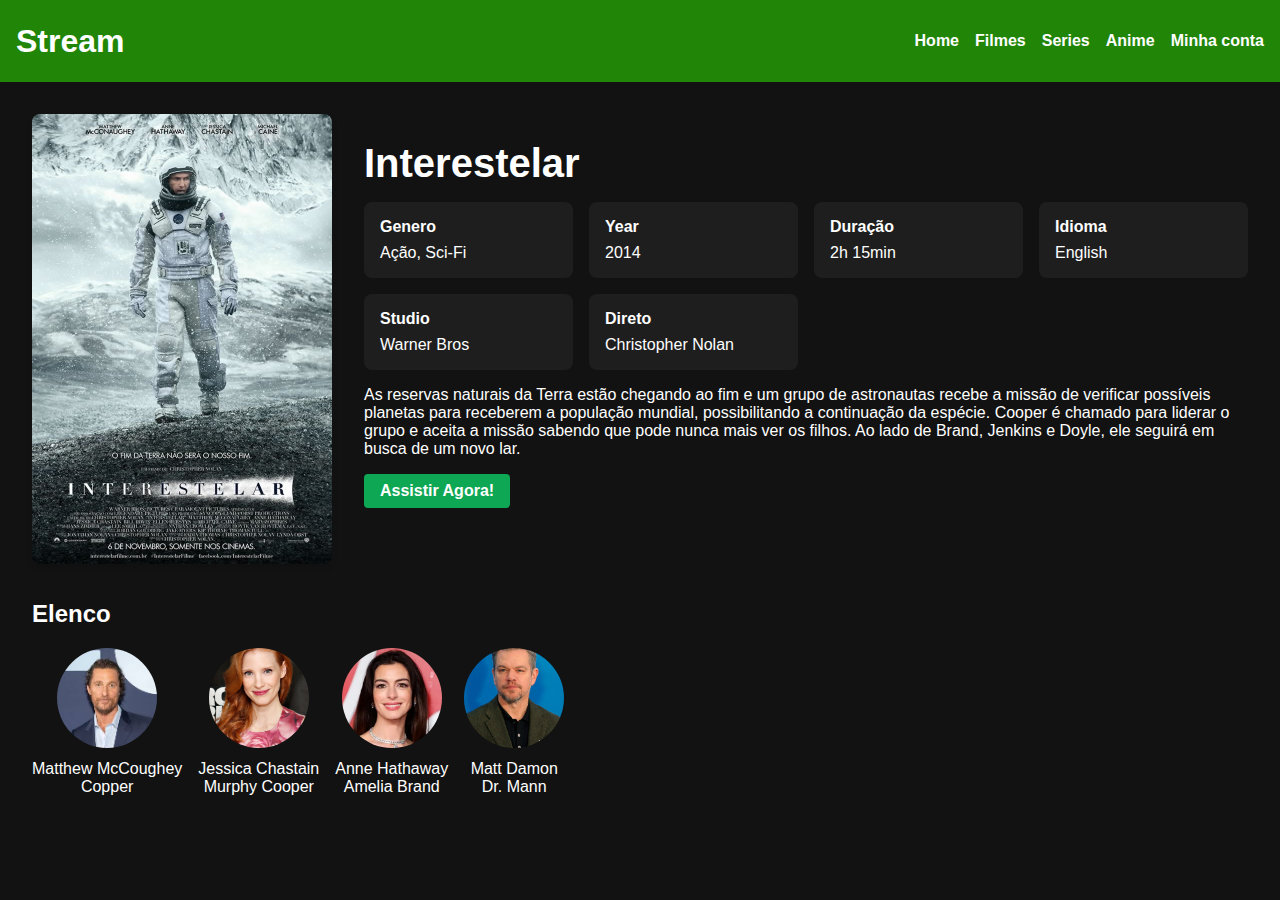
<file: view.html>
<!DOCTYPE html>
<html lang="PT-BR">
  <head>
    <meta charset="utf-8">
    <meta name="viewport" content="width=device-width, initial-scale=1">
    <title>Assistir</title>
    <link rel="stylesheet" href="colors.css">
    <style>

  body {
    font-family: 'Roboto', sans-serif;
    background-color: var(--background-color);
    color: var(--text-color);
    margin: 0;
    padding: 0;
  }

  header {
    background-color: var(--primary-color);
    padding: 1rem;
    display: flex;
    justify-content: space-between;
    align-items: center;
  }

  .logo {
    font-size: 2rem;
    font-weight: bold;
  }

  nav ul {
    list-style-type: none;
    display: flex;
    gap: 1rem;
  }

  nav a {
    color: var(--text-color);
    text-decoration: none;
    font-weight: bold;
  }

  main {
    padding: 2rem;
  }

  .media-info {
    display: flex;
    gap: 2rem;
    margin-bottom: 2rem;
  }

  .media-poster {
    flex-shrink: 0;
  }

  .media-poster img {
    border-radius: 8px;
    box-shadow: 0 4px 6px rgba(0, 0, 0, 0.1);
  }

  .media-details {
    flex-grow: 1;
  }

  .media-title {
    font-size: 2.5rem;
    margin-bottom: 1rem;
  }

  .media-metadata {
    display: grid;
    grid-template-columns: repeat(auto-fill, minmax(200px, 1fr));
    gap: 1rem;
    margin-bottom: 1rem;
  }

  .metadata-item {
    background-color: var(--card-background);
    padding: 1rem;
    border-radius: 8px;
  }

  .metadata-label {
    font-weight: bold;
    margin-bottom: 0.5rem;
  }

  .cast-crew {
    display: flex;
    gap: 1rem;
    overflow-x: auto;
    padding-bottom: 1rem;
  }

  .cast-crew-item {
    text-align: center;
    flex-shrink: 0;
  }

  .cast-crew-item img {
    width: 100px;
    height: 100px;
    border-radius: 50%;
    object-fit: cover;
    margin-bottom: 0.5rem;
  }

  .cta-button {
    display: inline-block;
    background-color: var(--secondary-color);
    color: var(--text-color);
    padding: 0.5rem 1rem;
    border-radius: 4px;
    text-decoration: none;
    font-weight: bold;
    transition: background-color 0.3s ease;
  }

  .cta-button:hover {
    background-color: --button-hover;
  }

  @keyframes fadeIn {
    from {
      opacity: 0;
      transform: translateY(20px);
    }
    to {
      opacity: 1;
      transform: translateY(0);
    }
  }

  .fade-in {
    animation: fadeIn 0.5s ease-out forwards;
  }
</style>
</head>
<body>
  <header>
    <div class="logo">Stream</div>
    <nav>
      <ul>
        <li><a href="home.html">Home</a></li>
        <li><a href="movies.html">Filmes</a></li>
        <li><a href="#">Series</a></li>
        <li><a href="#">Anime</a></li>
        <li><a href="account.html">Minha conta</a></li>
      </ul>
    </nav>
  </header>

  <main>
    <section class="media-info">
      <div class="media-poster">
        <img src="images/interestelar.jpg" width="300" height="450">
      </div>
      <div class="media-details">
        <h1 class="media-title">Interestelar</h1>
        <div class="media-metadata">
          <div class="metadata-item fade-in" style="animation-delay: 0.1s;">
            <div class="metadata-label">Genero</div>
            <div>Ação, Sci-Fi</div>
          </div>
          <div class="metadata-item fade-in" style="animation-delay: 0.2s;">
            <div class="metadata-label">Year</div>
            <div>2014</div>
          </div>
          <div class="metadata-item fade-in" style="animation-delay: 0.3s;">
            <div class="metadata-label">Duração</div>
            <div>2h 15min</div>
          </div>
          <div class="metadata-item fade-in" style="animation-delay: 0.4s;">
            <div class="metadata-label">Idioma</div>
            <div>English</div>
          </div>
          <div class="metadata-item fade-in" style="animation-delay: 0.5s;">
            <div class="metadata-label">Studio</div>
            <div>Warner Bros</div>
          </div>
          <div class="metadata-item fade-in" style="animation-delay: 0.6s;">
            <div class="metadata-label">Direto</div>
            <div>Christopher Nolan</div>
          </div>
        </div>
        <p class="fade-in" style="animation-delay: 0.7s;">
          As reservas naturais da Terra estão chegando ao fim e um grupo de astronautas recebe a missão de verificar possíveis planetas para receberem a população mundial, possibilitando a continuação da espécie. Cooper é chamado para liderar o grupo e aceita a missão sabendo que pode nunca mais ver os filhos. Ao lado de Brand, Jenkins e Doyle, ele seguirá em busca de um novo lar.
        </p>
        <a href="https://youtube.com/watch?v=i6avfCqKcQo" class="cta-button fade-in" style="animation-delay: 0.8s;">Assistir Agora!</a>
      </div>
    </section>

    <section>
      <h2>Elenco</h2>
      <div class="cast-crew">
        <div class="cast-crew-item fade-in" style="animation-delay: 0.9s;">
          <img src="images/actor1.jpg" width="100" height="100">
          <div>Matthew McCoughey</div>
          <div>Copper</div>
        </div>
        <div class="cast-crew-item fade-in" style="animation-delay: 1s;">
          <img src="images/actor2.jpg" width="100" height="100">
          <div>Jessica Chastain</div>
          <div>Murphy Cooper</div>
        </div>
        <div class="cast-crew-item fade-in" style="animation-delay: 1.1s;">
          <img src="images/actor3.webp" width="100" height="100">
          <div>Anne Hathaway</div>
          <div>Amelia Brand</div>
        </div>
        <div class="cast-crew-item fade-in" style="animation-delay: 1.2s;">
          <img src="images/actor4.jpg" width="100" height="100">
          <div>Matt Damon</div>
          <div>Dr. Mann</div>
        </div>
      </div>
    </section>
  </main>

  <script>
    document.addEventListener('DOMContentLoaded', () => {
      const fadeElements = document.querySelectorAll('.fade-in');
      
      const observer = new IntersectionObserver((entries) => {
        entries.forEach(entry => {
          if (entry.isIntersecting) {
            entry.target.style.animationPlayState = 'running';
            observer.unobserve(entry.target);
          }
        });
      }, { threshold: 0.1 });

      fadeElements.forEach(element => {
        element.style.animationPlayState = 'paused';
        observer.observe(element);
      });
    });

    document.getElementById('serie').addEventListener('click', function(event) {
    event.preventDefault(); 
    alert("A página está desativada");
    });

    document.getElementById('anime').addEventListener('click', function(event) {
    event.preventDefault(); 
    alert("Esta página não está completa");
    });
  </script>
</body>
</html>
</file>
<file: colors.css>
:root {
    --primary-color: #218608;
    --secondary-color: #0ea753;
    --background-color: #121212;
    --text-color: #ffffff;
    --card-background: #1e1e1e;
    --card-bg: #1e1e1e;
    --input-bg: #2c2c2c;
    --input-text: #ffffff;
    --button-hover: #04ff9f;
  }
</file>
